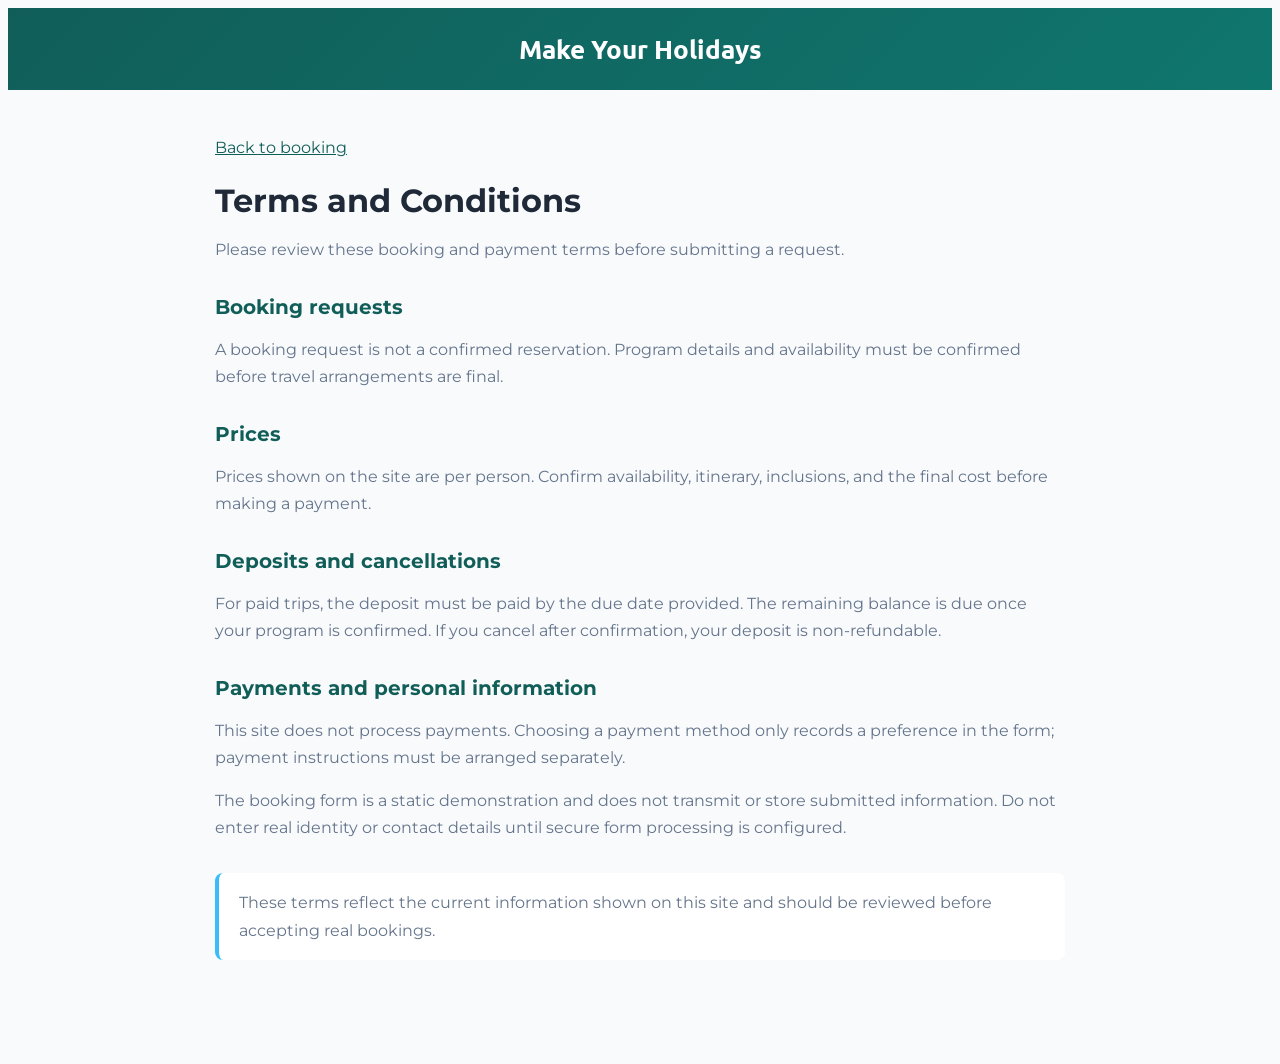
<file: terms-and-conditions.html>
<!DOCTYPE html>
<html lang="en" dir="ltr">

<head>
  <meta charset="utf-8">
  <meta name="viewport" content="width=device-width, initial-scale=1.0">
  <title>Terms and Conditions | Make Your Holidays</title>
  <link rel="preconnect" href="https://fonts.googleapis.com">
  <link rel="preconnect" href="https://fonts.gstatic.com" crossorigin>
  <link href="https://fonts.googleapis.com/css2?family=Montserrat&family=Ubuntu&display=swap" rel="stylesheet">
  <link rel="stylesheet" href="CSS/styles.css">
</head>

<body class="terms-page">
  <header class="colored-section terms-header">
    <a class="navbar-brand" href="index.html">Make Your Holidays</a>
  </header>

  <main class="terms-content">
    <a class="terms-back-link" href="index.html#booking">Back to booking</a>
    <h1>Terms and Conditions</h1>
    <p class="terms-intro">Please review these booking and payment terms before submitting a request.</p>

    <section>
      <h2>Booking requests</h2>
      <p>A booking request is not a confirmed reservation. Program details and availability must be confirmed before travel arrangements are final.</p>
    </section>

    <section>
      <h2>Prices</h2>
      <p>Prices shown on the site are per person. Confirm availability, itinerary, inclusions, and the final cost before making a payment.</p>
    </section>

    <section>
      <h2>Deposits and cancellations</h2>
      <p>For paid trips, the deposit must be paid by the due date provided. The remaining balance is due once your program is confirmed. If you cancel after confirmation, your deposit is non-refundable.</p>
    </section>

    <section>
      <h2>Payments and personal information</h2>
      <p>This site does not process payments. Choosing a payment method only records a preference in the form; payment instructions must be arranged separately.</p>
      <p>The booking form is a static demonstration and does not transmit or store submitted information. Do not enter real identity or contact details until secure form processing is configured.</p>
    </section>

    <p class="terms-note">These terms reflect the current information shown on this site and should be reviewed before accepting real bookings.</p>
  </main>
</body>

</html>
</file>
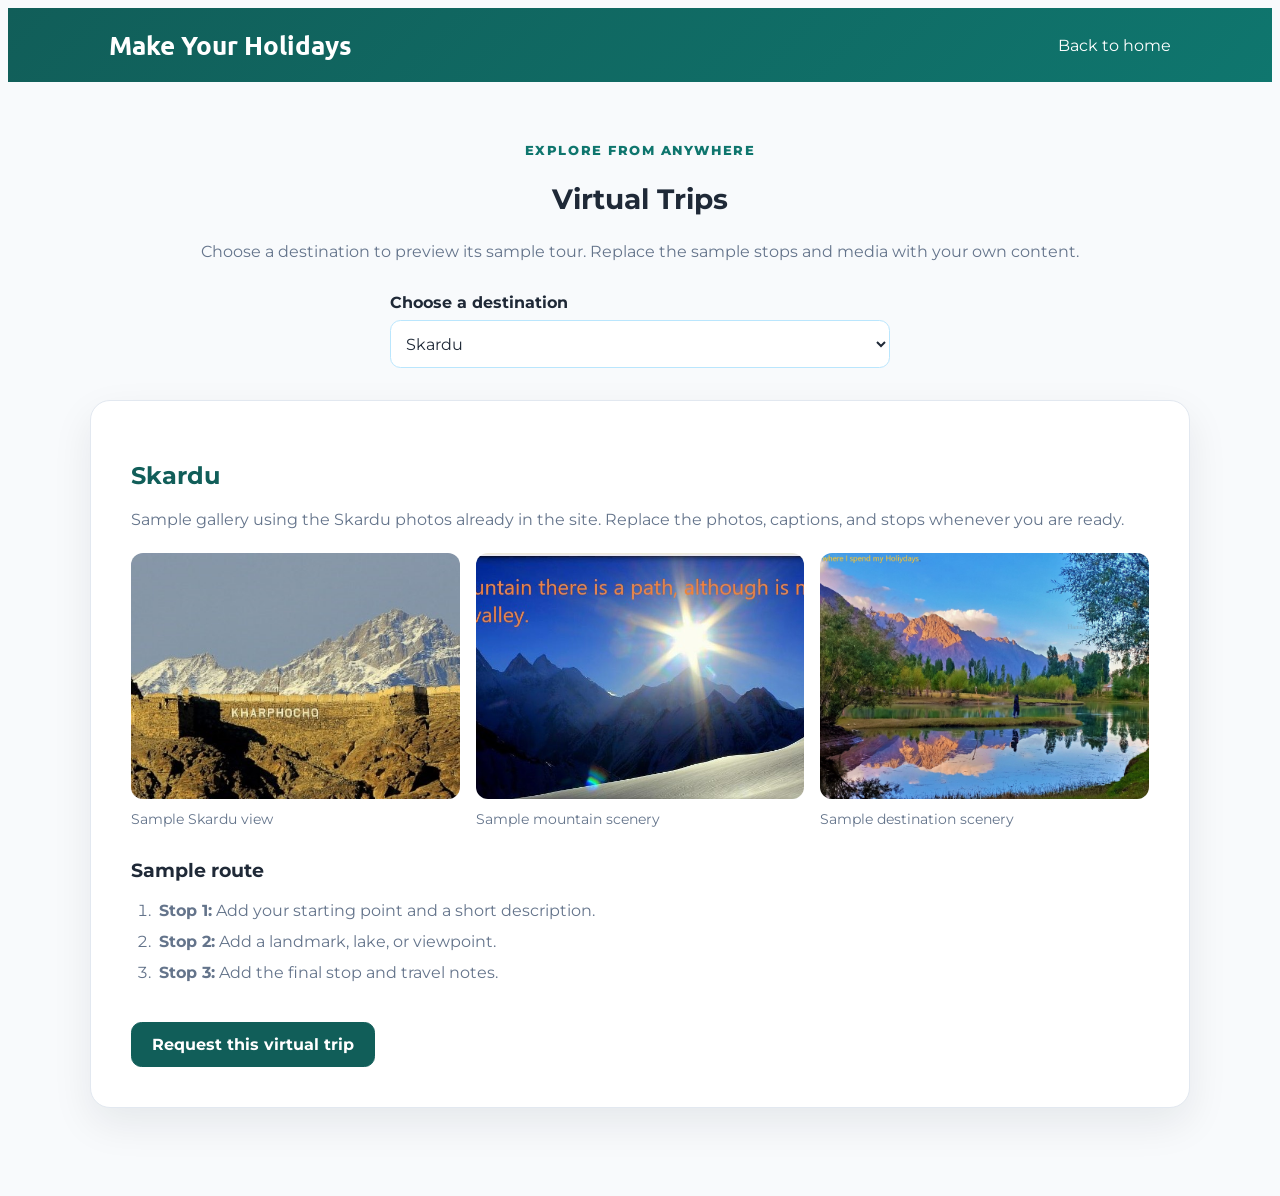
<file: virtual-tour.html>
<!DOCTYPE html>
<html lang="en" dir="ltr">

<head>
  <meta charset="utf-8">
  <meta name="viewport" content="width=device-width, initial-scale=1.0">
  <title>Virtual Trips | Make Your Holidays</title>
  <link rel="preconnect" href="https://fonts.googleapis.com">
  <link rel="preconnect" href="https://fonts.gstatic.com" crossorigin>
  <link href="https://fonts.googleapis.com/css2?family=Montserrat&family=Ubuntu&display=swap" rel="stylesheet">
  <link rel="stylesheet" href="CSS/styles.css">
  <link rel="stylesheet" href="CSS/virtual-tour.css">
</head>

<body class="virtual-tour-page">
  <header class="colored-section virtual-tour-header">
    <nav class="virtual-tour-nav" aria-label="Main navigation">
      <a class="navbar-brand" href="index.html">Make Your Holidays</a>
      <a href="index.html">Back to home</a>
    </nav>
  </header>

  <main class="virtual-tour-main">
    <section class="virtual-tour-intro">
      <p class="virtual-tour-eyebrow">Explore from anywhere</p>
      <h1 class="section-heading">Virtual Trips</h1>
      <p>Choose a destination to preview its sample tour. Replace the sample stops and media with your own content.</p>
    </section>

    <div class="virtual-tour-picker">
      <label for="virtual-tour-destination">Choose a destination</label>
      <select id="virtual-tour-destination">
        <option value="skardu">Skardu</option>
        <option value="gilgit">Gilgit</option>
        <option value="hunza">Hunza</option>
        <option value="swat">Swat</option>
      </select>
    </div>

    <article class="virtual-tour-card" data-tour="skardu">
      <h2>Skardu</h2>
      <p class="virtual-tour-description">Sample gallery using the Skardu photos already in the site. Replace the photos, captions, and stops whenever you are ready.</p>
      <div class="virtual-tour-gallery">
        <figure>
          <img src="images/skardu3.jpg" alt="Sample landscape photo for a Skardu virtual trip">
          <figcaption>Sample Skardu view</figcaption>
        </figure>
        <figure>
          <img src="images/skardu6.jpg" alt="Sample mountain scenery for a Skardu virtual trip">
          <figcaption>Sample mountain scenery</figcaption>
        </figure>
        <figure>
          <img src="images/skardu8.jpg" alt="Sample destination scenery for a Skardu virtual trip">
          <figcaption>Sample destination scenery</figcaption>
        </figure>
      </div>
      <h3>Sample route</h3>
      <ol class="virtual-tour-stops">
        <li><strong>Stop 1:</strong> Add your starting point and a short description.</li>
        <li><strong>Stop 2:</strong> Add a landmark, lake, or viewpoint.</li>
        <li><strong>Stop 3:</strong> Add the final stop and travel notes.</li>
      </ol>
      <a class="btn btn-lg btn-dark virtual-tour-book" href="index.html?destination=skardu&amp;package=virtual#booking">Request this virtual trip</a>
    </article>

    <article class="virtual-tour-card" data-tour="gilgit" hidden>
      <h2>Gilgit</h2>
      <p class="virtual-tour-description">Sample tour page. Replace the route, descriptions, and photos below with your own Gilgit content.</p>
      <div class="virtual-tour-gallery">
        <figure>
          <img src="images/gilgit-autumn.jpg" alt="Gilgit city and surrounding mountains in autumn" loading="lazy" decoding="async">
          <figcaption>
            <a href="https://commons.wikimedia.org/wiki/File:Gilgit_City_In_Autumn.jpg" target="_blank" rel="noopener noreferrer">Gilgit City in Autumn</a>
            <span class="virtual-tour-credit">Photo by Assad Muhammad Khan · <a href="https://creativecommons.org/licenses/by-sa/4.0/" target="_blank" rel="noopener noreferrer">CC BY-SA 4.0</a></span>
          </figcaption>
        </figure>
        <figure>
          <img src="images/gilgit-northern-pakistan.jpg" alt="View of Gilgit city in northern Pakistan" loading="lazy" decoding="async">
          <figcaption>
            <a href="https://commons.wikimedia.org/wiki/File:Gilgit_Northern_Pakistan.jpg" target="_blank" rel="noopener noreferrer">Gilgit, Northern Pakistan</a>
            <span class="virtual-tour-credit">Photo by Ndwarraich · <a href="https://creativecommons.org/licenses/by-sa/3.0/" target="_blank" rel="noopener noreferrer">CC BY-SA 3.0</a></span>
          </figcaption>
        </figure>
        <figure>
          <img src="images/gilgit-river-city.jpg" alt="Gilgit River and Gilgit city viewed from Konodas bridge" loading="lazy" decoding="async">
          <figcaption>
            <a href="https://commons.wikimedia.org/wiki/File:Gilgit_River_and_Gilgit_City.jpg" target="_blank" rel="noopener noreferrer">Gilgit River and City</a>
            <span class="virtual-tour-credit">Photo by Asad · <a href="https://creativecommons.org/licenses/by-sa/3.0/" target="_blank" rel="noopener noreferrer">CC BY-SA 3.0</a></span>
          </figcaption>
        </figure>
      </div>
      <h3>Sample route</h3>
      <ol class="virtual-tour-stops">
        <li><strong>Stop 1:</strong> Add your starting point and a short description.</li>
        <li><strong>Stop 2:</strong> Add a landmark, market, or viewpoint.</li>
        <li><strong>Stop 3:</strong> Add the final stop and travel notes.</li>
      </ol>
      <a class="btn btn-lg btn-dark virtual-tour-book" href="index.html?destination=gilgit&amp;package=virtual#booking">Request this virtual trip</a>
    </article>

    <article class="virtual-tour-card" data-tour="hunza" hidden>
      <h2>Hunza</h2>
      <p class="virtual-tour-description">Sample tour page. Replace the route, descriptions, and photos below with your own Hunza content.</p>
      <div class="virtual-tour-gallery">
        <figure>
          <img src="images/hunza-eagles-nest.jpg" alt="Hunza Valley viewed from Eagle's Nest" loading="lazy" decoding="async">
          <figcaption>
            <a href="https://commons.wikimedia.org/wiki/File:Hunza_Valley,_view_from_Eagle%27s_Nest.jpg" target="_blank" rel="noopener noreferrer">Hunza Valley from Eagle's Nest</a>
            <span class="virtual-tour-credit">Photo by Alllexxxis · <a href="https://creativecommons.org/licenses/by-sa/4.0/" target="_blank" rel="noopener noreferrer">CC BY-SA 4.0</a></span>
          </figcaption>
        </figure>
        <figure>
          <img src="images/hunza-valley-02.jpg" alt="Mountain landscape in Hunza Valley" loading="lazy" decoding="async">
          <figcaption>
            <a href="https://commons.wikimedia.org/wiki/File:Hunza_valley_Pakistan_02.jpg" target="_blank" rel="noopener noreferrer">Hunza Valley, Pakistan</a>
            <span class="virtual-tour-credit">Photo by Saleha22 · <a href="https://creativecommons.org/licenses/by-sa/4.0/" target="_blank" rel="noopener noreferrer">CC BY-SA 4.0</a></span>
          </figcaption>
        </figure>
        <figure>
          <img src="images/hunza-eagles-view.jpg" alt="Hunza Valley and mountains viewed from Eagle's Nest" loading="lazy" decoding="async">
          <figcaption>
            <a href="https://commons.wikimedia.org/wiki/File:Hunza_valley_Pakistan_06.jpg" target="_blank" rel="noopener noreferrer">Hunza Valley view from Eagle's Nest</a>
            <span class="virtual-tour-credit">Photo by Saleha22 · <a href="https://creativecommons.org/licenses/by-sa/4.0/" target="_blank" rel="noopener noreferrer">CC BY-SA 4.0</a></span>
          </figcaption>
        </figure>
      </div>
      <h3>Sample route</h3>
      <ol class="virtual-tour-stops">
        <li><strong>Stop 1:</strong> Add your starting point and a short description.</li>
        <li><strong>Stop 2:</strong> Add a landmark, lake, or viewpoint.</li>
        <li><strong>Stop 3:</strong> Add the final stop and travel notes.</li>
      </ol>
      <a class="btn btn-lg btn-dark virtual-tour-book" href="index.html?destination=hunza&amp;package=virtual#booking">Request this virtual trip</a>
    </article>

    <article class="virtual-tour-card" data-tour="swat" hidden>
      <h2>Swat</h2>
      <p class="virtual-tour-description">Sample tour page. Replace the route, descriptions, and photos below with your own Swat content.</p>
      <div class="virtual-tour-gallery">
        <figure>
          <img src="images/swat-kalam.jpg" alt="River, mountains, and valley near Kalam in Swat" loading="lazy" decoding="async">
          <figcaption>
            <a href="https://commons.wikimedia.org/wiki/File:Kalam,_Swat,_KPK,_Pakistan_1.jpg" target="_blank" rel="noopener noreferrer">Kalam, Swat</a>
            <span class="virtual-tour-credit">Photo by Ahmed Akhawala · <a href="https://creativecommons.org/licenses/by-sa/4.0/" target="_blank" rel="noopener noreferrer">CC BY-SA 4.0</a></span>
          </figcaption>
        </figure>
        <figure>
          <img src="images/swat-daral-ghai.jpg" alt="Shepherd and herd crossing Daral Ghai pass in Swat Valley" loading="lazy" decoding="async">
          <figcaption>
            <a href="https://commons.wikimedia.org/wiki/File:A_shepherd_with_his_herd_crossing_DARALGAHAI_pass,_Swat_valley.jpg" target="_blank" rel="noopener noreferrer">Daral Ghai Pass, Swat Valley</a>
            <span class="virtual-tour-credit">Photo by Tariq Siddiq Kohistani · <a href="https://creativecommons.org/licenses/by-sa/4.0/" target="_blank" rel="noopener noreferrer">CC BY-SA 4.0</a></span>
          </figcaption>
        </figure>
        <figure>
          <img src="images/swat-balo-kale-stupa.jpg" alt="Balo Kale Stupa in Swat Valley" loading="lazy" decoding="async">
          <figcaption>
            <a href="https://commons.wikimedia.org/wiki/File:Balo_Kale_Stupa_Swat_Valley_Pakistan.jpg" target="_blank" rel="noopener noreferrer">Balo Kale Stupa, Swat Valley</a>
            <span class="virtual-tour-credit">Photo by SpeakingArch · <a href="https://creativecommons.org/licenses/by-sa/4.0/" target="_blank" rel="noopener noreferrer">CC BY-SA 4.0</a></span>
          </figcaption>
        </figure>
      </div>
      <h3>Sample route</h3>
      <ol class="virtual-tour-stops">
        <li><strong>Stop 1:</strong> Add your starting point and a short description.</li>
        <li><strong>Stop 2:</strong> Add a landmark, river, or viewpoint.</li>
        <li><strong>Stop 3:</strong> Add the final stop and travel notes.</li>
      </ol>
      <a class="btn btn-lg btn-dark virtual-tour-book" href="index.html?destination=swat&amp;package=virtual#booking">Request this virtual trip</a>
    </article>
  </main>

  <script>
    (function () {
      var select = document.getElementById("virtual-tour-destination");
      var tours = document.querySelectorAll("[data-tour]");
      var requestedDestination = new URLSearchParams(window.location.search).get("destination");

      if (Array.from(select.options).some(function (option) {
        return option.value === requestedDestination;
      })) {
        select.value = requestedDestination;
      }

      function showSelectedTour() {
        tours.forEach(function (tour) {
          tour.hidden = tour.dataset.tour !== select.value;
        });
      }

      select.addEventListener("change", showSelectedTour);
      showSelectedTour();
    }());
  </script>
</body>

</html>
</file>
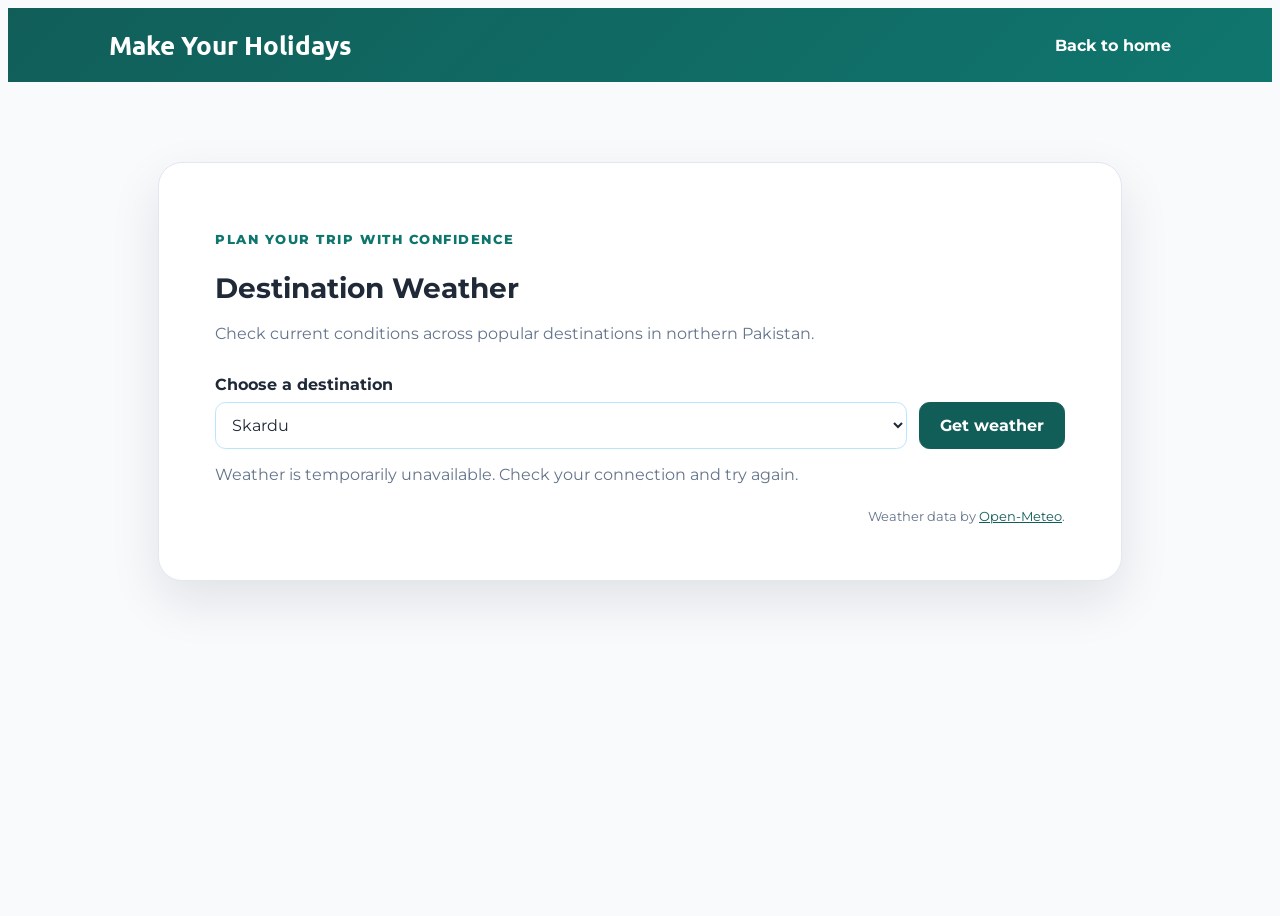
<file: weather.html>
<!DOCTYPE html>
<html lang="en" dir="ltr">

<head>
  <meta charset="utf-8">
  <meta name="viewport" content="width=device-width, initial-scale=1.0">
  <title>Destination Weather | Make Your Holidays</title>
  <link rel="preconnect" href="https://fonts.googleapis.com">
  <link rel="preconnect" href="https://fonts.gstatic.com" crossorigin>
  <link href="https://fonts.googleapis.com/css2?family=Montserrat&family=Ubuntu&display=swap" rel="stylesheet">
  <link rel="stylesheet" href="CSS/styles.css">
  <link rel="stylesheet" href="CSS/weather.css">
</head>

<body class="weather-page">
  <header class="colored-section weather-header">
    <nav class="weather-nav" aria-label="Main navigation">
      <a class="navbar-brand" href="index.html">Make Your Holidays</a>
      <a class="weather-nav-link" href="index.html">Back to home</a>
    </nav>
  </header>

  <main class="weather-main">
    <section class="weather-panel" aria-labelledby="weather-heading">
      <p class="weather-eyebrow">Plan your trip with confidence</p>
      <h1 class="section-heading" id="weather-heading">Destination Weather</h1>
      <p class="weather-intro">Check current conditions across popular destinations in northern Pakistan.</p>

      <form class="weather-search" id="weather-form">
        <label for="destination-select">Choose a destination</label>
        <div class="weather-controls">
          <select id="destination-select" name="destination">
            <option value="skardu">Skardu</option>
            <option value="gilgit">Gilgit</option>
            <option value="hunza">Hunza (Karimabad)</option>
            <option value="swat">Swat (Mingora)</option>
          </select>
          <button class="btn btn-dark" type="submit">Get weather</button>
        </div>
      </form>

      <p class="weather-status" id="weather-status" role="status" aria-live="polite">Loading current weather...</p>

      <section class="weather-report" id="weather-report" aria-live="polite" hidden>
        <div class="weather-current">
          <div>
            <h2 id="report-destination"></h2>
            <p class="weather-condition" id="report-condition"></p>
          </div>
          <p class="weather-temperature"><span id="report-temperature"></span><span id="report-temperature-unit"></span></p>
        </div>
        <p class="weather-time">Updated <time id="report-time"></time></p>
        <div class="weather-details">
          <div class="weather-detail">
            <span>Feels like</span>
            <strong><span id="report-feels-like"></span><span id="report-temperature-unit-secondary"></span></strong>
          </div>
          <div class="weather-detail">
            <span>Humidity</span>
            <strong><span id="report-humidity"></span><span id="report-humidity-unit"></span></strong>
          </div>
          <div class="weather-detail">
            <span>Precipitation</span>
            <strong><span id="report-precipitation"></span><span id="report-precipitation-unit"></span></strong>
          </div>
          <div class="weather-detail">
            <span>Wind</span>
            <strong><span id="report-wind"></span> <span id="report-wind-unit"></span></strong>
          </div>
        </div>
      </section>
      <p class="weather-attribution">Weather data by <a href="https://open-meteo.com/" target="_blank" rel="noopener noreferrer">Open-Meteo</a>.</p>
    </section>
  </main>

  <script>
    (function () {
      var destinations = {
        skardu: { name: "Skardu", latitude: 35.2971, longitude: 75.6333 },
        gilgit: { name: "Gilgit", latitude: 35.9208, longitude: 74.3144 },
        hunza: { name: "Hunza (Karimabad)", latitude: 36.3167, longitude: 74.65 },
        swat: { name: "Swat (Mingora)", latitude: 34.7717, longitude: 72.36 }
      };
      var descriptions = {
        0: "Clear sky",
        1: "Mainly clear",
        2: "Partly cloudy",
        3: "Overcast",
        45: "Fog",
        48: "Depositing rime fog",
        51: "Light drizzle",
        53: "Moderate drizzle",
        55: "Dense drizzle",
        56: "Light freezing drizzle",
        57: "Dense freezing drizzle",
        61: "Slight rain",
        63: "Moderate rain",
        65: "Heavy rain",
        66: "Light freezing rain",
        67: "Heavy freezing rain",
        71: "Slight snowfall",
        73: "Moderate snowfall",
        75: "Heavy snowfall",
        77: "Snow grains",
        80: "Slight rain showers",
        81: "Moderate rain showers",
        82: "Violent rain showers",
        85: "Slight snow showers",
        86: "Heavy snow showers",
        95: "Thunderstorm",
        96: "Thunderstorm with slight hail",
        99: "Thunderstorm with heavy hail"
      };
      var form = document.getElementById("weather-form");
      var select = document.getElementById("destination-select");
      var status = document.getElementById("weather-status");
      var report = document.getElementById("weather-report");
      var requestNumber = 0;

      function showWeather(destination, data) {
        var current = data.current;
        var units = data.current_units;

        document.getElementById("report-destination").textContent = destination.name;
        document.getElementById("report-condition").textContent = descriptions[current.weather_code] || "Conditions unavailable";
        document.getElementById("report-temperature").textContent = Math.round(current.temperature_2m);
        document.getElementById("report-temperature-unit").textContent = units.temperature_2m;
        document.getElementById("report-feels-like").textContent = Math.round(current.apparent_temperature);
        document.getElementById("report-temperature-unit-secondary").textContent = units.apparent_temperature;
        document.getElementById("report-humidity").textContent = current.relative_humidity_2m;
        document.getElementById("report-humidity-unit").textContent = units.relative_humidity_2m;
        document.getElementById("report-precipitation").textContent = current.precipitation;
        document.getElementById("report-precipitation-unit").textContent = " " + units.precipitation;
        document.getElementById("report-wind").textContent = Math.round(current.wind_speed_10m);
        document.getElementById("report-wind-unit").textContent = units.wind_speed_10m;
        document.getElementById("report-time").textContent = current.time.replace("T", " ") + " (" + data.timezone_abbreviation + ")";
        document.getElementById("report-time").dateTime = current.time;

        report.hidden = false;
        status.textContent = "";
      }

      function loadWeather() {
        var destination = destinations[select.value];
        var currentRequest = ++requestNumber;
        var url = "https://api.open-meteo.com/v1/forecast?latitude=" + destination.latitude
          + "&longitude=" + destination.longitude
          + "&current=temperature_2m,relative_humidity_2m,apparent_temperature,precipitation,weather_code,wind_speed_10m"
          + "&timezone=auto";

        report.hidden = true;
        status.textContent = "Loading current weather for " + destination.name + "...";

        fetch(url)
          .then(function (response) {
            if (!response.ok) {
              throw new Error("Weather service returned " + response.status);
            }
            return response.json();
          })
          .then(function (data) {
            if (currentRequest === requestNumber) {
              showWeather(destination, data);
            }
          })
          .catch(function () {
            if (currentRequest === requestNumber) {
              status.textContent = "Weather is temporarily unavailable. Check your connection and try again.";
            }
          });
      }

      form.addEventListener("submit", function (event) {
        event.preventDefault();
        loadWeather();
      });

      loadWeather();
    }());
  </script>
</body>

</html>
</file>
<file: CSS/styles.css>
/* Modern color palette */
:root {
  --primary: #0f766e;
  --primary-dark: #115e59;
  --primary-light: #ccfbf1;
  --accent: #f59e0b;
  --ink: #1f2937;
  --muted: #64748b;
  --surface: #ffffff;
  --surface-alt: #f8fafc;
  --border: #e2e8f0;
}

body {
  font-family: "Montserrat", sans-serif;
  text-align: center;
  color: var(--ink);
  background: var(--surface-alt);
  padding: 0 10px;
}

/* Headings */
.big-heading {
  font-family: "Montserrat", sans-serif;
  font-size: 1.75rem;
  line-height: 1.35;
  font-weight: 800;
}

.section-heading {
  font-size: 1.75rem;
  line-height: 1.35;
  color: var(--ink);
}

/* Container */
.container-fluid {
  padding: 7% 15%;
}

/* Section */
.colored-section {
  background: linear-gradient(135deg, var(--primary-dark), var(--primary));
  color: var(--surface);
}

.white-section {
  background-color: var(--surface);
}

h1, h2, h3, h4, h5, h6 {
  font-family: "Montserrat", sans-serif;
  font-weight: 700;
}

/* Navigation Bar */
.navbar {
  padding: 0 0 1.5rem;
}

.navbar-brand {
  font-family: "Ubuntu", sans-serif;
  font-size: 2.25rem;
  font-weight: bold;
  color: var(--surface) !important;
}

.nav-item {
  background-color: transparent;
}

.nav-link {
  font-size: 1rem;
  font-family: "Montserrat", sans-serif;
  color: var(--surface) !important;
}

.nav-link:hover,
.nav-link:focus {
  color: var(--primary-light) !important;
}

.dropdown-menu {
  border: 0;
  box-shadow: 0 12px 30px rgba(15, 23, 42, 0.16);
}

.dropdown-item {
  color: var(--ink);
}

/* Buttons */
.download-button {
  margin: 5% 5% 5% 0;
  border-radius: 999px;
  border: none;
}

.btn-dark {
  background-color: var(--primary-dark);
  border-color: var(--primary-dark);
}

.btn-dark:hover,
.btn-dark:focus {
  background-color: #134e4a;
  border-color: #134e4a;
}

.btn-outline-dark {
  color: var(--surface);
  border-color: rgba(255, 255, 255, 0.7);
}

.btn-outline-dark:hover,
.btn-outline-dark:focus {
  color: var(--primary-dark);
  background-color: var(--surface);
  border-color: var(--surface);
}

/* Title Section */
#title .container-fluid {
  padding: 3% 15% 7%;
  text-align: left;
}

/* Title image */
.title-image,
.card-img-top {
  width: 100%;
  border-radius: 1.25rem;
  object-fit: cover;
  box-shadow: 0 20px 45px rgba(15, 23, 42, 0.22);
}

/* Features Section */
#features {
  position: relative;
  z-index: 1;
  background: var(--surface);
}

.feature-title {
  font-size: 1.5rem;
  margin-left: 30px;
  color: var(--ink);
}

.feature-box {
  padding: 5%;
}

.icon {
  color: var(--accent);
  margin-bottom: 1rem;
}

.icon:hover {
  color: var(--primary);
}

#features p {
  color: var(--muted);
}

/* Testimonials */
.testimonial-text {
  font-size: 1.5rem;
  line-height: 1.5;
  color: var(--surface);
}

.testimonial-image {
  width: 50%;
  max-width: 720px;
  border-radius: 1rem;
  box-shadow: 0 16px 35px rgba(15, 23, 42, 0.22);
}

.skardu-image {
  width: 10%;
  border-radius: 100%;
  margin: 5%;
}

#press {
  padding-bottom: 5%;
  background: var(--surface-alt);
}

.press-logo {
  width: 10%;
  margin: 20px 20px 10px;
  filter: grayscale(100%);
  opacity: 0.75;
}

/* Pricing */
#pricing {
  padding: 100px;
  background: var(--surface-alt);
}

#pricing .pricing-grid {
  display: grid;
  grid-template-columns: repeat(3, minmax(0, 1fr));
  grid-auto-rows: 1fr;
  gap: 1.5rem;
  align-items: stretch;
}

#pricing .card {
  display: flex;
  flex-direction: column;
  width: 100%;
  height: 100%;
  border: 1px solid var(--border);
  border-radius: 1rem;
  box-shadow: 0 12px 30px rgba(15, 23, 42, 0.08);
  overflow: hidden;
}

#pricing .card-body {
  display: flex;
  flex: 1;
  flex-direction: column;
}

#pricing .card-header {
  background: var(--primary-light);
  color: var(--primary-dark);
  border-bottom: 1px solid var(--border);
}

.price-text {
  font-size: 1.75rem;
  line-height: 1.3;
  color: var(--primary-dark);
}

.price-text small {
  display: block;
  margin-top: 0.4rem;
  color: var(--muted);
  font-size: 0.8rem;
  font-weight: 500;
}

.pricing-features {
  flex: 1;
  margin: 1rem 0 1.5rem;
  padding: 0;
  list-style: none;
  text-align: left;
}

.pricing-features li {
  padding: 0.75rem 0;
  border-bottom: 1px solid var(--border);
  color: var(--muted);
}

.pricing-features li:last-child {
  border-bottom: 0;
}

.price-booking-link {
  margin-top: auto;
  white-space: normal;
}

.virtual-trip-details {
  margin: 0 0 0.75rem;
  color: var(--muted);
  font-size: 0.85rem;
}

.virtual-tour-destinations {
  display: flex;
  flex-wrap: wrap;
  justify-content: center;
  gap: 0.5rem;
  margin-bottom: 1.25rem;
}

.virtual-tour-destinations a {
  padding: 0.4rem 0.7rem;
  border: 1px solid #bae6fd;
  border-radius: 999px;
  color: var(--primary-dark);
  font-size: 0.8rem;
  text-decoration: none;
}

.virtual-tour-destinations a:hover,
.virtual-tour-destinations a:focus {
  border-color: #38bdf8;
  background: #f0f9ff;
}

.pricing-intro,
.pricing-disclaimer {
  max-width: 900px;
  margin-right: auto;
  margin-left: auto;
}

.pricing-disclaimer {
  margin-top: 2rem;
  padding: 1rem 1.25rem;
  border-left: 4px solid #38bdf8;
  border-radius: 0.5rem;
  background: var(--surface);
  color: var(--muted);
  font-size: 0.9rem;
  line-height: 1.6;
  text-align: left;
}

.pricing-colum {
  display: flex;
  min-width: 0;
  padding: 0;
}

/* Booking */
.booking-section {
  max-width: 1100px;
  margin: 0 auto;
}

.booking-toggle {
  display: inline-block;
  margin: 0.75rem auto 1rem;
  padding: 0.8rem 1.4rem;
  border: 1px solid var(--primary-dark);
  border-radius: 0.75rem;
  background: var(--primary-dark);
  color: var(--surface);
  font: inherit;
  font-weight: 700;
  cursor: pointer;
}

.booking-toggle:hover,
.booking-toggle:focus {
  border-color: var(--primary);
  background: var(--primary);
}

.booking-toggle:focus-visible {
  outline: 3px solid #bae6fd;
  outline-offset: 3px;
}

.booking-form {
  max-width: 900px;
  margin: 2rem auto 0;
  padding: 2rem;
  border: 1px solid #bae6fd;
  border-radius: 1.25rem;
  background: var(--surface);
  box-shadow: 0 16px 40px rgba(15, 23, 42, 0.1);
  text-align: left;
}

.booking-grid {
  display: grid;
  grid-template-columns: repeat(2, minmax(0, 1fr));
  gap: 1.25rem;
}

.booking-form label {
  display: flex;
  flex-direction: column;
  gap: 0.5rem;
  color: var(--ink);
  font-weight: 700;
}

.booking-form input,
.booking-form select {
  width: 100%;
  height: 48px;
  padding: 0.75rem;
  border: 1px solid var(--border);
  border-radius: 0.65rem;
  background: var(--surface);
  color: var(--ink);
  font-family: "Montserrat", sans-serif;
}

.booking-form input:focus,
.booking-form select:focus {
  border-color: #38bdf8;
  outline: 3px solid #bae6fd;
}

.booking-form .booking-terms {
  display: flex;
  flex-direction: row;
  align-items: flex-start;
  gap: 0.75rem;
  margin-top: 1.25rem;
  font-size: 0.9rem;
  font-weight: 400;
  line-height: 1.5;
}

.booking-form .booking-terms input[type="checkbox"] {
  width: 18px;
  height: 18px;
  flex: 0 0 18px;
  margin-top: 0.2rem;
  padding: 0;
  accent-color: var(--primary);
}

.booking-submit {
  display: block;
  width: 100%;
  margin-top: 1.5rem;
  border-radius: 0.75rem;
}

.booking-success {
  min-height: 1.5rem;
  margin: 1rem 0 0;
  text-align: center;
  color: var(--primary-dark);
  font-weight: 700;
}

.terms-page {
  min-height: 100vh;
  padding: 0;
  text-align: left;
}

.terms-header {
  padding: 1.5rem;
  text-align: center;
}

.terms-header .navbar-brand {
  font-size: 1.6rem;
  text-decoration: none;
}

.terms-content {
  max-width: 850px;
  margin: 0 auto;
  padding: 3rem 1.25rem 5rem;
}

.terms-content h1 {
  margin: 1.5rem 0 0.75rem;
}

.terms-content h2 {
  margin-top: 2rem;
  color: var(--primary-dark);
  font-size: 1.25rem;
}

.terms-content p {
  color: var(--muted);
  line-height: 1.7;
}

.terms-back-link,
.terms-content a {
  color: var(--primary-dark);
}

.terms-note {
  margin-top: 2rem;
  padding: 1rem 1.25rem;
  border-left: 4px solid #38bdf8;
  border-radius: 0.5rem;
  background: var(--surface);
}

/* CTA */
.cta-heading {
  font-family: "Montserrat", sans-serif;
  font-size: 1.5rem;
  line-height: 1.5rem;
}

.cta {
  color: inherit;
  text-decoration: none;
}

/* Footer */
#footer {
  background: var(--ink);
  color: var(--surface);
}

.footer-link {
  color: var(--primary-light);
}

.footer-link:hover,
.footer-link:focus {
  color: var(--accent);
}

.social-icon {
  margin: 10px;
}

.QR {
  width: 10%;
  min-width: 90px;
  border-radius: 0.5rem;
  background: var(--surface);
  padding: 0.35rem;
}

@media (max-width: 1028px) {
  body {
    padding: 0;
  }

  .booking-grid {
    grid-template-columns: 1fr;
  }

  .booking-form {
    padding: 1.25rem;
  }

  #title {
    text-align: center;
  }

  #title .container-fluid {
    text-align: center;
  }

  .title-image,
  .card-img-top {
    position: static;
    width: 100%;
    margin-top: 1.5rem;
  }

  #pricing {
    padding: 60px 20px;
  }

  #pricing .pricing-grid {
    grid-template-columns: repeat(2, minmax(0, 1fr));
  }

  .press-logo {
    width: 18%;
  }

}

@media (max-width: 700px) {
  #pricing .pricing-grid {
    grid-template-columns: 1fr;
  }
}
</file>
<file: CSS/virtual-tour.css>
.virtual-tour-page {
  min-height: 100vh;
  padding: 0;
  text-align: left;
}

.virtual-tour-header {
  padding: 1.25rem 8%;
}

.virtual-tour-nav {
  display: flex;
  align-items: center;
  justify-content: space-between;
  gap: 1rem;
  max-width: 1200px;
  margin: 0 auto;
}

.virtual-tour-nav .navbar-brand,
.virtual-tour-nav > a:last-child {
  color: var(--surface);
  text-decoration: none;
}

.virtual-tour-nav .navbar-brand {
  font-size: 1.6rem;
}

.virtual-tour-main {
  max-width: 1100px;
  margin: 0 auto;
  padding: 3rem 1.25rem 5rem;
}

.virtual-tour-intro {
  margin-bottom: 2rem;
  text-align: center;
}

.virtual-tour-eyebrow {
  margin-bottom: 0.5rem;
  color: var(--primary);
  font-size: 0.8rem;
  font-weight: 800;
  letter-spacing: 0.12em;
  text-transform: uppercase;
}

.virtual-tour-intro p:last-child,
.virtual-tour-description {
  color: var(--muted);
}

.virtual-tour-picker {
  max-width: 500px;
  margin: 0 auto 2rem;
}

.virtual-tour-picker label {
  display: block;
  margin-bottom: 0.5rem;
  font-weight: 700;
}

.virtual-tour-picker select {
  width: 100%;
  min-height: 48px;
  padding: 0.7rem;
  border: 1px solid #bae6fd;
  border-radius: 0.65rem;
  background: var(--surface);
  color: var(--ink);
  font: inherit;
}

.virtual-tour-picker select:focus {
  border-color: #38bdf8;
  outline: 3px solid #bae6fd;
}

.virtual-tour-card {
  padding: clamp(1.25rem, 4vw, 2.5rem);
  border: 1px solid var(--border);
  border-radius: 1.25rem;
  background: var(--surface);
  box-shadow: 0 16px 40px rgba(15, 23, 42, 0.08);
}

.virtual-tour-card h2 {
  color: var(--primary-dark);
}

.virtual-tour-card h3 {
  margin-top: 2rem;
}

.virtual-tour-gallery {
  display: grid;
  grid-template-columns: repeat(3, minmax(0, 1fr));
  gap: 1rem;
  margin-top: 1.5rem;
}

.virtual-tour-gallery figure {
  margin: 0;
}

.virtual-tour-gallery img,
.virtual-tour-placeholder {
  width: 100%;
  aspect-ratio: 4 / 3;
  border-radius: 0.75rem;
  object-fit: cover;
}

.virtual-tour-gallery figcaption {
  margin-top: 0.5rem;
  color: var(--muted);
  font-size: 0.85rem;
}

.virtual-tour-gallery figcaption a {
  color: var(--primary-dark);
}

.virtual-tour-credit {
  display: block;
  margin-top: 0.2rem;
  font-size: 0.75rem;
}

.virtual-tour-placeholder {
  display: grid;
  place-items: center;
  padding: 1rem;
  border: 2px dashed #7dd3fc;
  background: #f0f9ff;
  color: var(--primary-dark);
  font-size: 0.9rem;
  font-weight: 700;
  text-align: center;
}

.virtual-tour-stops {
  padding-left: 1.5rem;
  color: var(--muted);
}

.virtual-tour-stops li {
  margin: 0.75rem 0;
  padding-left: 0.25rem;
}

.virtual-tour-book {
  display: inline-block;
  margin-top: 1.5rem;
  padding: 0.75rem 1.25rem;
  border: 1px solid var(--primary-dark);
  border-radius: 0.65rem;
  background: var(--primary-dark);
  color: var(--surface);
  font-weight: 700;
  text-decoration: none;
}

.virtual-tour-book:hover,
.virtual-tour-book:focus {
  border-color: var(--primary);
  background: var(--primary);
  color: var(--surface);
}

@media (max-width: 700px) {
  .virtual-tour-header {
    padding: 1rem 1.25rem;
  }

  .virtual-tour-nav .navbar-brand {
    font-size: 1.25rem;
  }

  .virtual-tour-main {
    padding-top: 2rem;
  }

  .virtual-tour-gallery {
    grid-template-columns: 1fr;
  }
}
</file>
<file: CSS/weather.css>
.weather-page {
  min-height: 100vh;
  padding: 0;
  text-align: left;
}

.weather-header {
  padding: 1.25rem 8%;
}

.weather-nav {
  display: flex;
  align-items: center;
  justify-content: space-between;
  gap: 1rem;
  max-width: 1200px;
  margin: 0 auto;
}

.weather-nav .navbar-brand {
  font-size: 1.6rem;
  text-decoration: none;
}

.weather-nav-link {
  color: var(--surface);
  font-weight: 700;
  text-decoration: none;
}

.weather-nav-link:hover,
.weather-nav-link:focus {
  color: var(--primary-light);
}

.weather-main {
  padding: 5rem 1.25rem;
}

.weather-panel {
  max-width: 850px;
  margin: 0 auto;
  padding: clamp(1.5rem, 5vw, 3.5rem);
  border: 1px solid var(--border);
  border-radius: 1.5rem;
  background: var(--surface);
  box-shadow: 0 20px 50px rgba(15, 23, 42, 0.1);
}

.weather-eyebrow {
  margin-bottom: 0.5rem;
  color: var(--primary);
  font-size: 0.8rem;
  font-weight: 800;
  letter-spacing: 0.12em;
  text-transform: uppercase;
}

.weather-panel .section-heading {
  margin-bottom: 0.75rem;
}

.weather-intro {
  color: var(--muted);
}

.weather-search {
  margin-top: 2rem;
}

.weather-search label {
  display: block;
  margin-bottom: 0.5rem;
  font-weight: 700;
}

.weather-controls {
  display: flex;
  gap: 0.75rem;
}

.weather-controls select {
  min-width: 0;
  flex: 1;
  padding: 0.75rem;
  border: 1px solid #bae6fd;
  border-radius: 0.65rem;
  background: var(--surface);
  color: var(--ink);
  font: inherit;
}

.weather-controls select:focus {
  border-color: #38bdf8;
  outline: 3px solid #bae6fd;
}

.weather-controls .btn {
  padding: 0.75rem 1.25rem;
  border: 1px solid var(--primary-dark);
  background: var(--primary-dark);
  color: var(--surface);
  font: inherit;
  font-weight: 700;
  border-radius: 0.65rem;
  cursor: pointer;
}

.weather-controls .btn:hover,
.weather-controls .btn:focus {
  border-color: var(--primary);
  background: var(--primary);
}

.weather-status {
  min-height: 1.5rem;
  margin: 1rem 0;
  color: var(--muted);
}

.weather-report {
  margin-top: 1rem;
  padding: 1.5rem;
  border: 1px solid #bae6fd;
  border-radius: 1rem;
  background: #f0f9ff;
}

.weather-current {
  display: flex;
  align-items: center;
  justify-content: space-between;
  gap: 1rem;
}

.weather-current h2 {
  margin-bottom: 0.25rem;
  font-size: 1.5rem;
}

.weather-condition,
.weather-time {
  margin: 0;
  color: var(--muted);
}

.weather-temperature {
  margin: 0;
  color: var(--primary-dark);
  font-size: clamp(2.5rem, 8vw, 4rem);
  font-weight: 800;
  line-height: 1;
}

.weather-time {
  margin-top: 0.75rem;
  font-size: 0.9rem;
}

.weather-details {
  display: grid;
  grid-template-columns: repeat(4, minmax(0, 1fr));
  gap: 0.75rem;
  margin-top: 1.5rem;
}

.weather-detail {
  display: flex;
  flex-direction: column;
  gap: 0.4rem;
  padding: 0.85rem;
  border-radius: 0.75rem;
  background: var(--surface);
}

.weather-detail span {
  color: var(--muted);
  font-size: 0.85rem;
}

.weather-detail strong {
  color: var(--ink);
  font-size: 1.05rem;
}

.weather-attribution {
  margin: 1.25rem 0 0;
  color: var(--muted);
  font-size: 0.8rem;
  text-align: right;
}

.weather-attribution a {
  color: var(--primary-dark);
}

@media (max-width: 600px) {
  .weather-header {
    padding: 1rem 1.25rem;
  }

  .weather-nav .navbar-brand {
    font-size: 1.25rem;
  }

  .weather-main {
    padding: 2.5rem 1rem;
  }

  .weather-controls {
    flex-direction: column;
  }

  .weather-details {
    grid-template-columns: repeat(2, minmax(0, 1fr));
  }

  .weather-report {
    padding: 1rem;
  }
}
</file>
